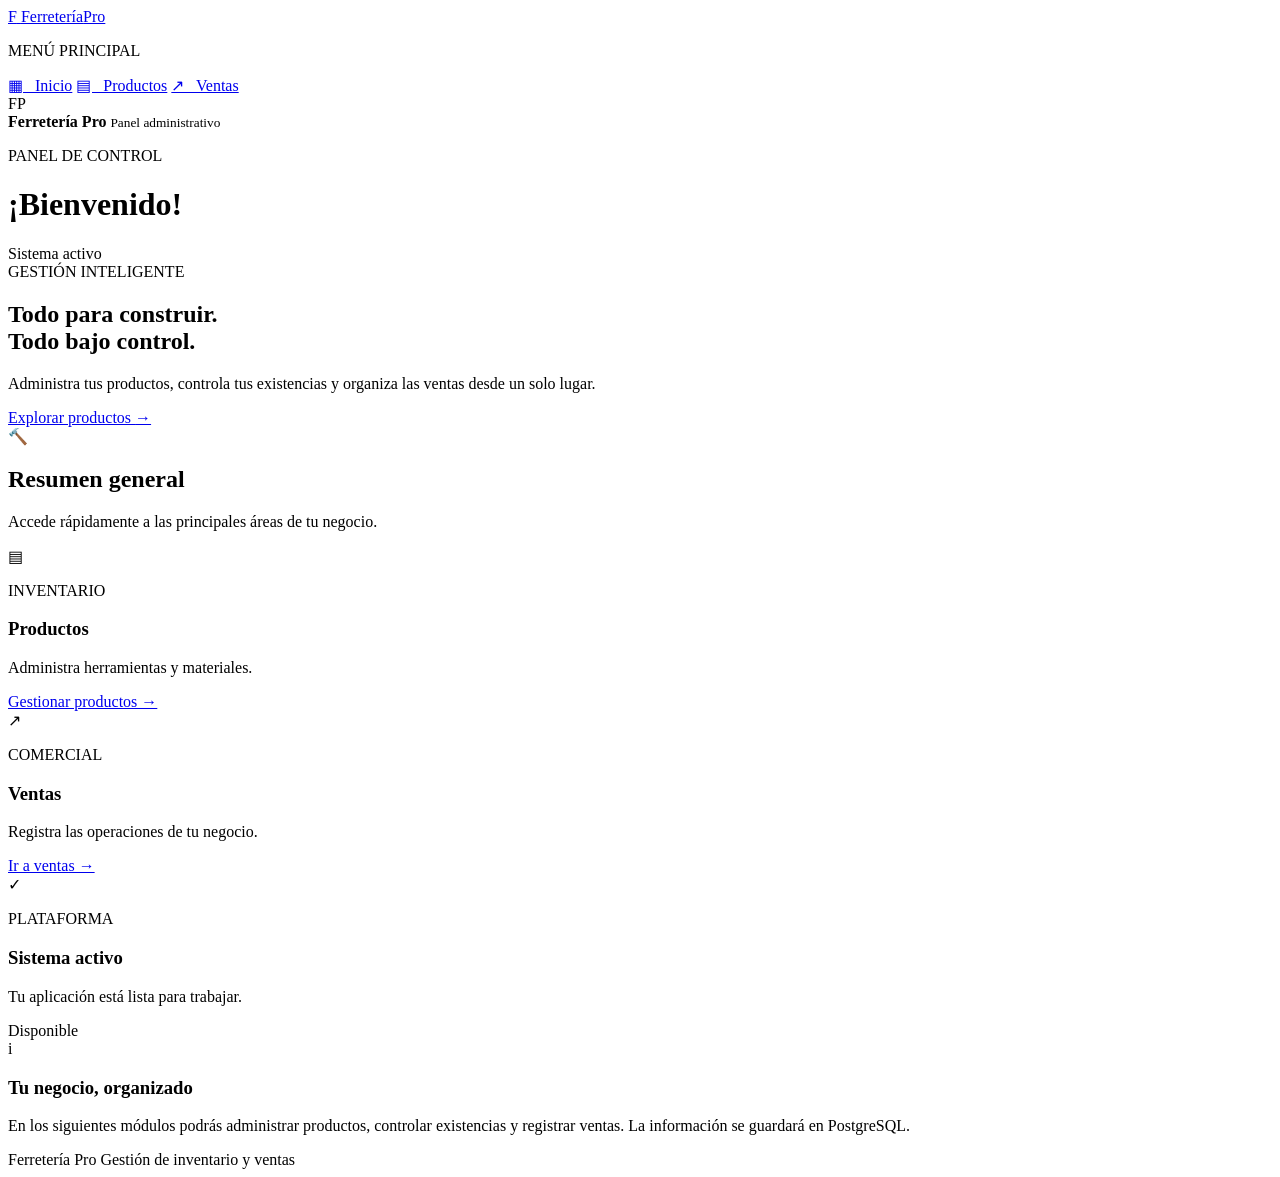
<file: src/main/resources/templates/index.html>
<!DOCTYPE html>
<html lang="es" xmlns:th="http://www.thymeleaf.org">
<head>
    <meta charset="UTF-8">
    <meta name="viewport" content="width=device-width, initial-scale=1.0">
    <title>Inicio | Ferretería Pro</title>
    <link rel="stylesheet" th:href="@{/css/styles.css}">
</head>
<body>

<div class="app-layout">

    <aside class="sidebar">
        <a href="/" class="brand">
            <span class="brand-icon">F</span>
            <span>Ferretería<span class="brand-light">Pro</span></span>
        </a>

        <p class="menu-label">MENÚ PRINCIPAL</p>

        <nav class="navigation">
            <a href="/" class="nav-link active">▦ &nbsp; Inicio</a>
            <a href="/productos" class="nav-link">▤ &nbsp; Productos</a>
            <a href="/ventas" class="nav-link">↗ &nbsp; Ventas</a>
        </nav>

        <div class="sidebar-bottom">
            <div class="store-avatar">FP</div>
            <div>
                <strong>Ferretería Pro</strong>
                <small>Panel administrativo</small>
            </div>
        </div>
    </aside>

    <main class="main-content">

        <header class="topbar">
            <div>
                <p class="eyebrow">PANEL DE CONTROL</p>
                <h1>¡Bienvenido!</h1>
            </div>
            <span class="status"><span></span> Sistema activo</span>
        </header>

        <section class="welcome-banner">
            <div class="welcome-copy">
                <span class="banner-tag">GESTIÓN INTELIGENTE</span>
                <h2>Todo para construir.<br>Todo bajo control.</h2>
                <p>Administra tus productos, controla tus existencias
                    y organiza las ventas desde un solo lugar.</p>
                <a href="/productos" class="primary-button">
                    Explorar productos <span>→</span>
                </a>
            </div>

            <div class="banner-decoration">
                <div class="circle circle-one"></div>
                <div class="circle circle-two"></div>
                <div class="tool-emoji">🔨</div>
            </div>
        </section>

        <section class="section-heading">
            <h2>Resumen general</h2>
            <p>Accede rápidamente a las principales áreas de tu negocio.</p>
        </section>

        <section class="stats-grid">
            <article class="stat-card">
                <div class="stat-icon orange">▤</div>
                <p class="stat-label">INVENTARIO</p>
                <h3>Productos</h3>
                <p>Administra herramientas y materiales.</p>
                <a href="/productos" class="card-link">Gestionar productos →</a>
            </article>

            <article class="stat-card">
                <div class="stat-icon blue">↗</div>
                <p class="stat-label">COMERCIAL</p>
                <h3>Ventas</h3>
                <p>Registra las operaciones de tu negocio.</p>
                <a href="/ventas" class="card-link">Ir a ventas →</a>
            </article>

            <article class="stat-card">
                <div class="stat-icon green">✓</div>
                <p class="stat-label">PLATAFORMA</p>
                <h3>Sistema activo</h3>
                <p>Tu aplicación está lista para trabajar.</p>
                <span class="availability">Disponible</span>
            </article>
        </section>

        <section class="info-panel">
            <div class="info-symbol">i</div>
            <div>
                <h3>Tu negocio, organizado</h3>
                <p>En los siguientes módulos podrás administrar
                    productos, controlar existencias y registrar ventas.
                    La información se guardará en PostgreSQL.</p>
            </div>
        </section>

        <footer>
            <span>Ferretería Pro</span>
            <span>Gestión de inventario y ventas</span>
        </footer>

    </main>
</div>

</body>
</html>
</file>
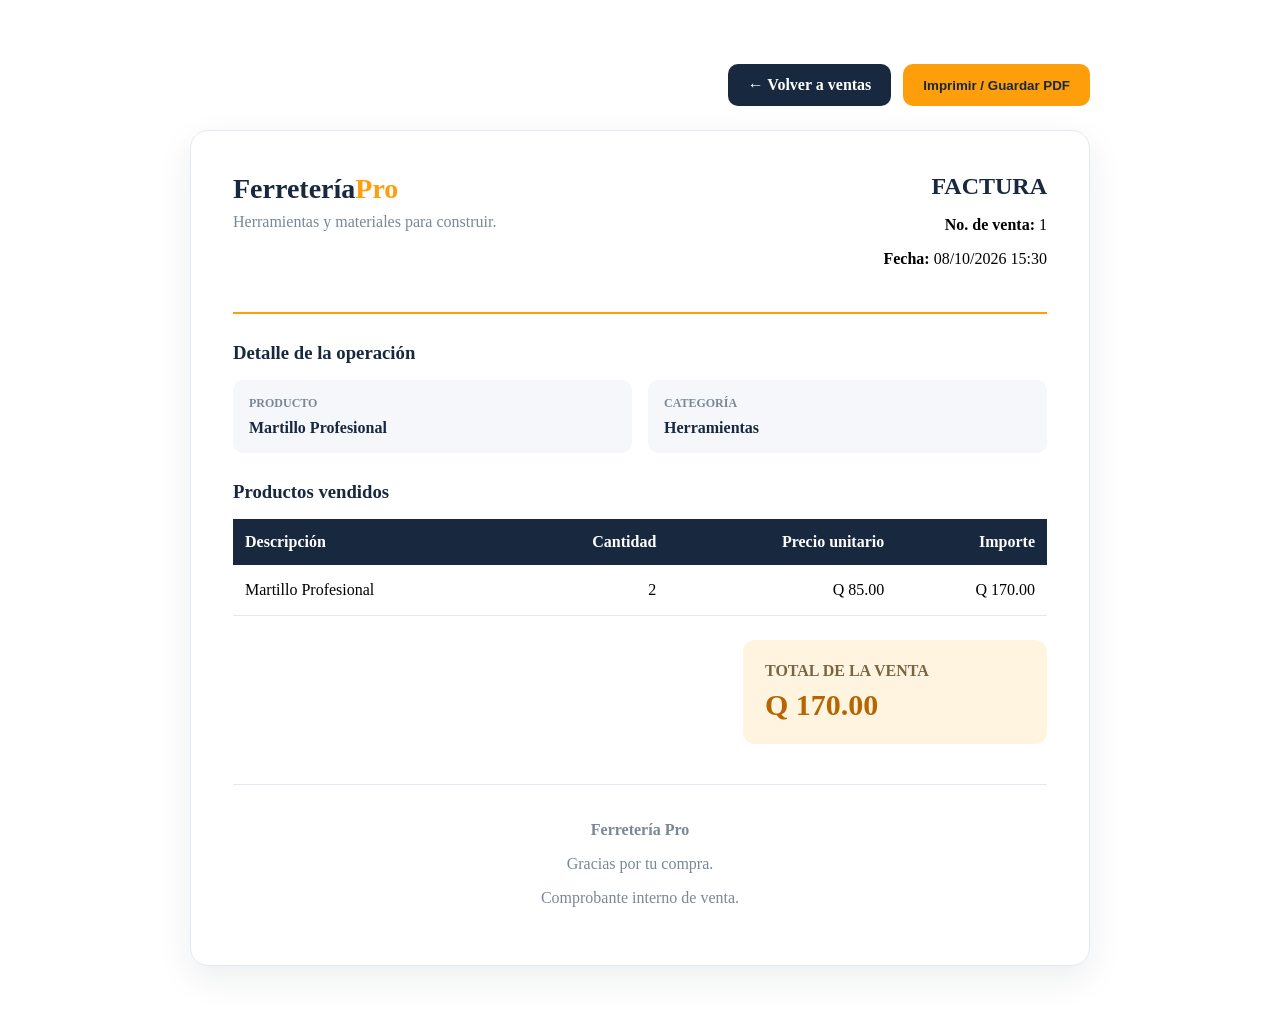
<file: src/main/resources/templates/factura.html>
<!DOCTYPE html>
<html lang="es" xmlns:th="http://www.thymeleaf.org">
<head>
    <meta charset="UTF-8">
    <meta name="viewport" content="width=device-width, initial-scale=1.0">

    <title>Factura | Ferretería Pro</title>

    <link rel="stylesheet" th:href="@{/css/styles.css}">

    <style>
        .invoice-page {
            max-width: 900px;
            margin: 40px auto;
            padding: 24px;
        }

        .invoice-actions {
            display: flex;
            justify-content: flex-end;
            gap: 12px;
            margin-bottom: 24px;
        }

        .invoice-button {
            display: inline-flex;
            align-items: center;
            justify-content: center;
            padding: 12px 20px;
            border: 0;
            border-radius: 10px;
            background: #17283f;
            color: white;
            font-weight: 700;
            text-decoration: none;
            cursor: pointer;
        }

        .invoice-button.primary {
            background: #ff9e0b;
            color: #17283f;
        }

        .invoice-card {
            background: white;
            border: 1px solid #e4eaf2;
            border-radius: 18px;
            padding: 42px;
            box-shadow: 0 12px 35px rgba(23, 40, 63, 0.08);
        }

        .invoice-header {
            display: flex;
            justify-content: space-between;
            gap: 24px;
            padding-bottom: 28px;
            border-bottom: 2px solid #ff9e0b;
        }

        .invoice-brand {
            color: #17283f;
            font-size: 28px;
            font-weight: 800;
            margin: 0;
        }

        .invoice-brand span {
            color: #ff9e0b;
        }

        .invoice-subtitle {
            color: #788897;
            margin-top: 8px;
        }

        .invoice-number {
            text-align: right;
        }

        .invoice-number h2 {
            color: #17283f;
            margin: 0 0 8px;
        }

        .invoice-section {
            margin-top: 28px;
        }

        .invoice-section h3 {
            color: #17283f;
            margin-bottom: 16px;
        }

        .invoice-info {
            display: grid;
            grid-template-columns: repeat(2, minmax(0, 1fr));
            gap: 16px;
        }

        .invoice-info-item {
            padding: 16px;
            background: #f5f7fb;
            border-radius: 10px;
        }

        .invoice-label {
            display: block;
            color: #788897;
            font-size: 12px;
            font-weight: 700;
            text-transform: uppercase;
            margin-bottom: 8px;
        }

        .invoice-value {
            color: #17283f;
            font-weight: 700;
            overflow-wrap: anywhere;
        }

        .invoice-table {
            width: 100%;
            border-collapse: collapse;
            margin-top: 16px;
        }

        .invoice-table th {
            background: #17283f;
            color: white;
            text-align: left;
            padding: 14px 12px;
        }

        .invoice-table td {
            padding: 16px 12px;
            border-bottom: 1px solid #e4eaf2;
        }

        .invoice-table .number {
            text-align: right;
            white-space: nowrap;
        }

        .invoice-total {
            display: flex;
            justify-content: flex-end;
            margin-top: 24px;
        }

        .invoice-total-box {
            min-width: 260px;
            padding: 22px;
            background: #fff4df;
            border-radius: 12px;
        }

        .invoice-total-label {
            color: #7b6540;
            font-weight: 700;
        }

        .invoice-total-value {
            display: block;
            margin-top: 8px;
            color: #b76500;
            font-size: 30px;
            font-weight: 800;
        }

        .invoice-footer {
            margin-top: 40px;
            padding-top: 20px;
            border-top: 1px solid #e4eaf2;
            text-align: center;
            color: #788897;
        }

        @media (max-width: 600px) {
            .invoice-page {
                padding: 12px;
                margin: 12px auto;
            }

            .invoice-card {
                padding: 20px;
            }

            .invoice-header {
                flex-direction: column;
            }

            .invoice-number {
                text-align: left;
            }

            .invoice-info {
                grid-template-columns: 1fr;
            }

            .invoice-table {
                font-size: 12px;
            }

            .invoice-table th,
            .invoice-table td {
                padding: 9px 5px;
            }

            .invoice-total-value {
                font-size: 24px;
            }
        }

        @media print {
            @page {
                size: A4;
                margin: 15mm;
            }

            body {
                background: white !important;
                margin: 0 !important;
                color: #17283f !important;
                print-color-adjust: exact;
                -webkit-print-color-adjust: exact;
            }

            .invoice-page {
                max-width: none;
                margin: 0;
                padding: 0;
            }

            .invoice-actions {
                display: none !important;
            }

            .invoice-card {
                border: none;
                border-radius: 0;
                box-shadow: none;
                padding: 0;
            }

            .invoice-section,
            .invoice-header,
            .invoice-total {
                break-inside: avoid;
            }

            .invoice-table {
                break-inside: avoid;
            }
        }
    </style>
</head>

<body>

<main class="invoice-page">

    <div class="invoice-actions">
        <a class="invoice-button"
           th:href="@{/ventas}">
            ← Volver a ventas
        </a>

        <button class="invoice-button primary"
                type="button"
                onclick="window.print()">
            Imprimir / Guardar PDF
        </button>
    </div>

    <article class="invoice-card">

        <header class="invoice-header">
            <div>
                <h1 class="invoice-brand">
                    Ferretería<span>Pro</span>
                </h1>

                <p class="invoice-subtitle">
                    Herramientas y materiales para construir.
                </p>
            </div>

            <div class="invoice-number">
                <h2>FACTURA</h2>

                <p>
                    <strong>No. de venta:</strong>
                    <span th:text="${venta.id}">1</span>
                </p>

                <p>
                    <strong>Fecha:</strong>
                    <span th:text="${#temporals.format(
                        venta.fecha, 'dd/MM/yyyy HH:mm')}">
                        08/10/2026 15:30
                    </span>
                </p>
            </div>
        </header>

        <section class="invoice-section">
            <h3>Detalle de la operación</h3>

            <div class="invoice-info">
                <div class="invoice-info-item">
                    <span class="invoice-label">Producto</span>
                    <span class="invoice-value"
                          th:text="${venta.producto.nombre}">
                        Martillo Profesional
                    </span>
                </div>

                <div class="invoice-info-item">
                    <span class="invoice-label">Categoría</span>
                    <span class="invoice-value"
                          th:text="${venta.producto.categoria}">
                        Herramientas
                    </span>
                </div>
            </div>
        </section>

        <section class="invoice-section">
            <h3>Productos vendidos</h3>

            <table class="invoice-table">
                <thead>
                    <tr>
                        <th>Descripción</th>
                        <th class="number">Cantidad</th>
                        <th class="number">Precio unitario</th>
                        <th class="number">Importe</th>
                    </tr>
                </thead>

                <tbody>
                    <tr>
                        <td th:text="${venta.producto.nombre}">
                            Martillo Profesional
                        </td>

                        <td class="number"
                            th:text="${venta.cantidad}">
                            2
                        </td>

                        <td class="number">
                            Q
                            <span th:text="${#numbers.formatDecimal(
                                venta.precioUnitario, 1, 2)}">
                                85.00
                            </span>
                        </td>

                        <td class="number">
                            Q
                            <span th:text="${#numbers.formatDecimal(
                                venta.total, 1, 2)}">
                                170.00
                            </span>
                        </td>
                    </tr>
                </tbody>
            </table>

            <div class="invoice-total">
                <div class="invoice-total-box">
                    <span class="invoice-total-label">
                        TOTAL DE LA VENTA
                    </span>

                    <strong class="invoice-total-value">
                        Q
                        <span th:text="${#numbers.formatDecimal(
                            venta.total, 1, 2)}">
                            170.00
                        </span>
                    </strong>
                </div>
            </div>
        </section>

        <footer class="invoice-footer">
            <p><strong>Ferretería Pro</strong></p>
            <p>Gracias por tu compra.</p>
            <p>Comprobante interno de venta.</p>
        </footer>

    </article>

</main>

</body>
</html>
</file>
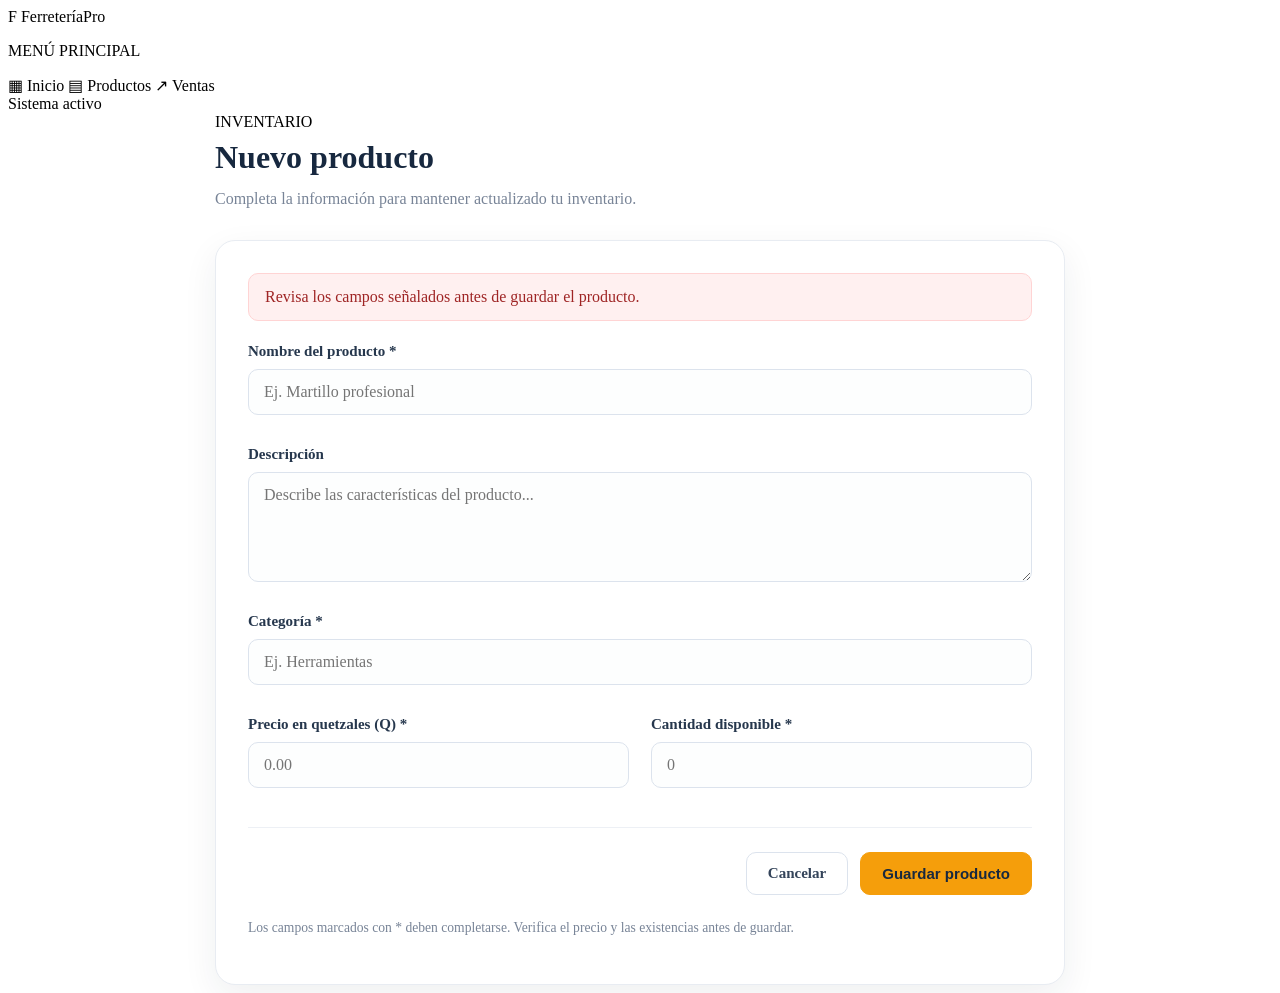
<file: src/main/resources/templates/producto-form.html>
<!DOCTYPE html>
<html lang="es" xmlns:th="http://www.thymeleaf.org">
<head>
    <meta charset="UTF-8">
    <meta name="viewport" content="width=device-width, initial-scale=1.0">
    <title th:text="${producto.id != null ? 'Editar producto' : 'Nuevo producto'} + ' | Ferretería Pro'">
        Nuevo producto | Ferretería Pro
    </title>
    <link rel="stylesheet" th:href="@{/css/styles.css}">
    <style>
        .product-form-container {
            max-width: 850px;
            margin: 0 auto;
        }

        .product-form-card {
            background: #ffffff;
            border: 1px solid #e8ecf2;
            border-radius: 20px;
            padding: 32px;
            box-shadow: 0 12px 35px rgba(23, 40, 63, 0.07);
        }

        .form-heading {
            margin-bottom: 28px;
        }

        .form-heading h1 {
            margin: 8px 0 10px;
            color: #17283f;
            font-size: 2rem;
        }

        .form-heading p {
            color: #788497;
            margin: 0;
            line-height: 1.6;
        }

        .form-grid {
            display: grid;
            grid-template-columns: repeat(2, minmax(0, 1fr));
            gap: 22px;
        }

        .form-group {
            display: flex;
            flex-direction: column;
            gap: 9px;
        }

        .form-group.full-width {
            grid-column: 1 / -1;
        }

        .form-group label {
            color: #26374d;
            font-size: 0.94rem;
            font-weight: 600;
        }

        .form-group input,
        .form-group textarea {
            width: 100%;
            box-sizing: border-box;
            padding: 13px 15px;
            border: 1px solid #dce3ed;
            border-radius: 10px;
            background: #fdfefe;
            color: #26374d;
            font: inherit;
            outline: none;
            transition: border-color 0.2s, box-shadow 0.2s;
        }

        .form-group input:focus,
        .form-group textarea:focus {
            border-color: #f59e0b;
            box-shadow: 0 0 0 4px rgba(245, 158, 11, 0.13);
        }

        .form-group textarea {
            min-height: 110px;
            resize: vertical;
        }

        .field-error {
            color: #c62828;
            font-size: 0.85rem;
        }

        .form-actions {
            display: flex;
            justify-content: flex-end;
            align-items: center;
            gap: 12px;
            margin-top: 30px;
            padding-top: 24px;
            border-top: 1px solid #edf0f5;
        }

        .btn-form {
            display: inline-flex;
            align-items: center;
            justify-content: center;
            padding: 12px 21px;
            border-radius: 10px;
            font-size: 0.94rem;
            font-weight: 700;
            text-decoration: none;
            cursor: pointer;
            transition: transform 0.2s, background 0.2s;
        }

        .btn-cancel {
            border: 1px solid #dce3ed;
            color: #34445a;
            background: #ffffff;
        }

        .btn-save {
            border: 1px solid #f59e0b;
            background: #f59e0b;
            color: #17283f;
        }

        .btn-form:hover {
            transform: translateY(-1px);
        }

        .btn-save:hover {
            background: #e99100;
        }

        .alert-error {
            margin-bottom: 22px;
            padding: 14px 16px;
            border-radius: 10px;
            color: #9f2525;
            background: #fff0f0;
            border: 1px solid #ffd4d4;
        }

        .form-note {
            margin-top: 22px;
            color: #788497;
            font-size: 0.85rem;
            line-height: 1.6;
        }

        @media (max-width: 650px) {
            .product-form-card {
                padding: 22px;
            }

            .form-grid {
                grid-template-columns: 1fr;
            }

            .form-group.full-width {
                grid-column: auto;
            }

            .form-actions {
                flex-direction: column-reverse;
                align-items: stretch;
            }
        }
    </style>
</head>

<body>
<div class="app-layout">

    <aside class="sidebar">
        <a th:href="@{/}" class="brand">
            <span class="brand-icon">F</span>
            <span>Ferretería<span class="brand-light">Pro</span></span>
        </a>

        <p class="menu-label">MENÚ PRINCIPAL</p>

        <nav class="sidebar-nav">
            <a th:href="@{/}" class="nav-link">
                <span>▦</span> Inicio
            </a>
            <a th:href="@{/productos}" class="nav-link active">
                <span>▤</span> Productos
            </a>
            <a th:href="@{/ventas}" class="nav-link">
                <span>↗</span> Ventas
            </a>
        </nav>

        <div class="sidebar-footer">
            <span class="status-dot"></span>
            Sistema activo
        </div>
    </aside>

    <main class="main-content">
        <div class="product-form-container">

            <header class="form-heading">
                <span class="eyebrow">INVENTARIO</span>
                <h1 th:text="${producto.id != null ? 'Editar producto' : 'Nuevo producto'}">
                    Nuevo producto
                </h1>
                <p>Completa la información para mantener actualizado tu inventario.</p>
            </header>

            <section class="product-form-card">

                <div class="alert-error"
                     th:if="${#fields.hasErrors('producto.*')}">
                    Revisa los campos señalados antes de guardar el producto.
                </div>

                <form th:action="@{/productos/guardar}"
                      th:object="${producto}"
                      method="post">

                    <input type="hidden" th:field="*{id}">

                    <div class="form-grid">

                        <div class="form-group full-width">
                            <label for="nombre">Nombre del producto *</label>
                            <input id="nombre"
                                   type="text"
                                   th:field="*{nombre}"
                                   placeholder="Ej. Martillo profesional"
                                   maxlength="120"
                                   required>
                            <small class="field-error"
                                   th:if="${#fields.hasErrors('nombre')}"
                                   th:errors="*{nombre}"></small>
                        </div>

                        <div class="form-group full-width">
                            <label for="descripcion">Descripción</label>
                            <textarea id="descripcion"
                                      th:field="*{descripcion}"
                                      placeholder="Describe las características del producto..."
                                      maxlength="500"></textarea>
                            <small class="field-error"
                                   th:if="${#fields.hasErrors('descripcion')}"
                                   th:errors="*{descripcion}"></small>
                        </div>

                        <div class="form-group full-width">
                            <label for="categoria">Categoría *</label>
                            <input id="categoria"
                                   type="text"
                                   th:field="*{categoria}"
                                   placeholder="Ej. Herramientas"
                                   maxlength="100"
                                   required>
                            <small class="field-error"
                                   th:if="${#fields.hasErrors('categoria')}"
                                   th:errors="*{categoria}"></small>
                        </div>

                        <div class="form-group">
                            <label for="precio">Precio en quetzales (Q) *</label>
                            <input id="precio"
                                   type="number"
                                   th:field="*{precio}"
                                   placeholder="0.00"
                                   min="0.01"
                                   step="0.01"
                                   required>
                            <small class="field-error"
                                   th:if="${#fields.hasErrors('precio')}"
                                   th:errors="*{precio}"></small>
                        </div>

                        <div class="form-group">
                            <label for="existencias">Cantidad disponible *</label>
                            <input id="existencias"
                                   type="number"
                                   th:field="*{existencias}"
                                   placeholder="0"
                                   min="0"
                                   step="1"
                                   required>
                            <small class="field-error"
                                   th:if="${#fields.hasErrors('existencias')}"
                                   th:errors="*{existencias}"></small>
                        </div>

                    </div>

                    <div class="form-actions">
                        <a th:href="@{/productos}" class="btn-form btn-cancel">
                            Cancelar
                        </a>

                        <button type="submit" class="btn-form btn-save">
                            <span th:text="${producto.id != null ? 'Guardar cambios' : 'Guardar producto'}">
                                Guardar producto
                            </span>
                        </button>
                    </div>

                    <p class="form-note">
                        Los campos marcados con * deben completarse.
                        Verifica el precio y las existencias antes de guardar.
                    </p>

                </form>
            </section>

        </div>
    </main>
</div>
</body>
</html>
</file>
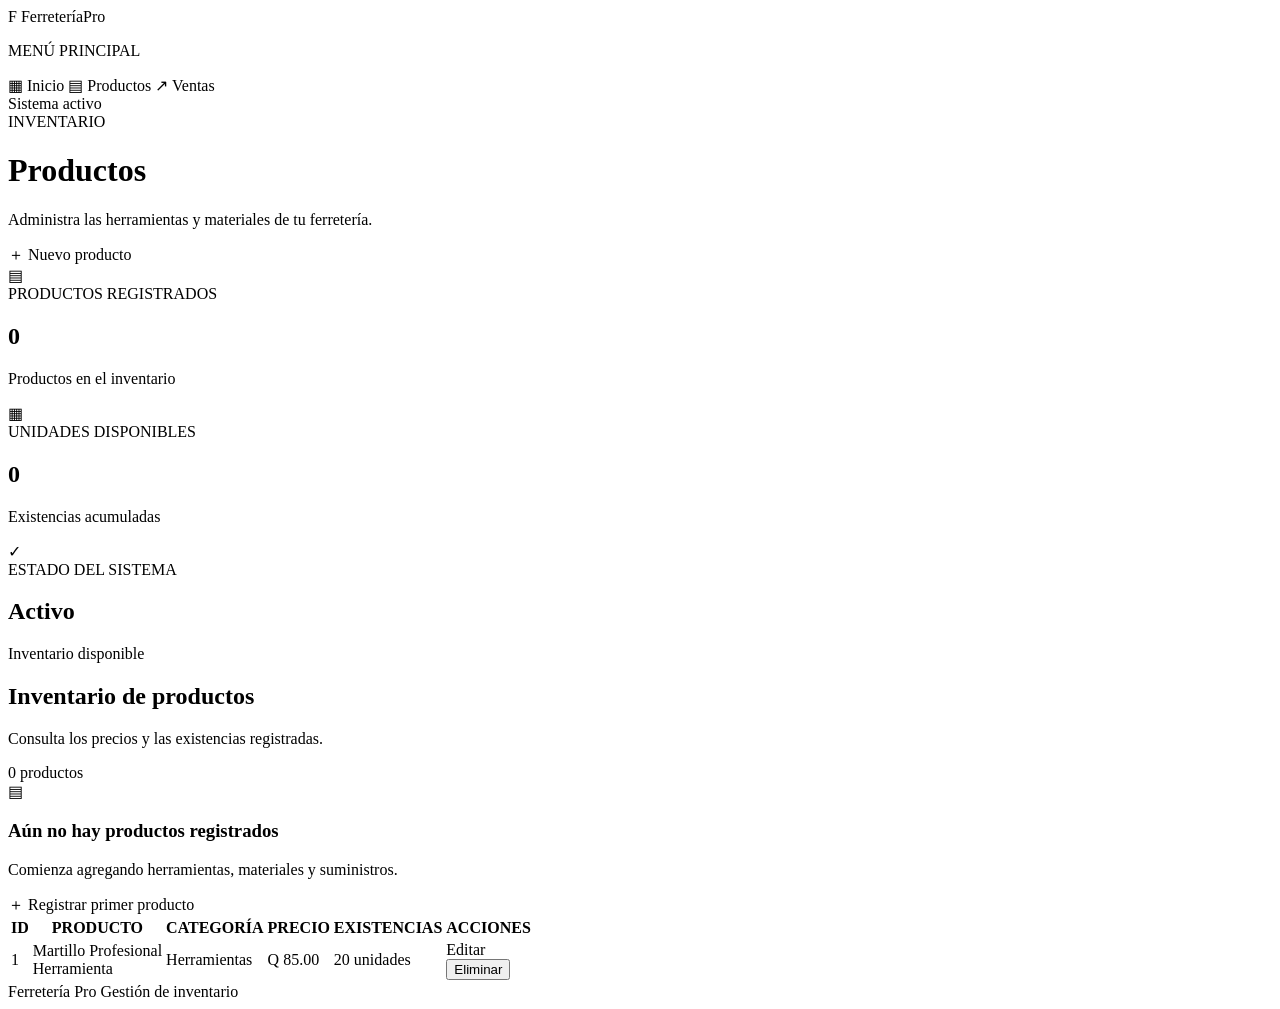
<file: src/main/resources/templates/productos.html>
<!DOCTYPE html>
<html lang="es" xmlns:th="http://www.thymeleaf.org">
<head>
    <meta charset="UTF-8">
    <meta name="viewport" content="width=device-width, initial-scale=1.0">

    <title>Productos | Ferretería Pro</title>

    <link rel="stylesheet" th:href="@{/css/styles.css}">
</head>
<body>

<div class="app-layout">

    <!-- MENÚ LATERAL -->
    <aside class="sidebar">

        <a th:href="@{/}" class="brand">
            <span class="brand-icon">F</span>
            <span>Ferretería<span class="brand-light">Pro</span></span>
        </a>

        <p class="menu-label">MENÚ PRINCIPAL</p>

        <nav class="sidebar-nav">
            <a th:href="@{/}" class="nav-link">
                <span>▦</span> Inicio
            </a>

            <a th:href="@{/productos}" class="nav-link active">
                <span>▤</span> Productos
            </a>

            <a th:href="@{/ventas}" class="nav-link">
                <span>↗</span> Ventas
            </a>
        </nav>

        <div class="sidebar-footer">
            <span class="status-dot"></span>
            Sistema activo
        </div>

    </aside>

    <!-- CONTENIDO PRINCIPAL -->
    <main class="main-content">

        <header class="page-header">
            <div>
                <span class="eyebrow">INVENTARIO</span>
                <h1>Productos</h1>
                <p class="page-description">
                    Administra las herramientas y materiales de tu ferretería.
                </p>
            </div>

            <a th:href="@{/productos/nuevo}" class="btn btn-primary">
                <span>＋</span> Nuevo producto
            </a>
        </header>

        <!-- MENSAJES -->
        <div th:if="${mensaje}" class="alert alert-success"
             th:text="${mensaje}">
        </div>

        <div th:if="${error}" class="alert alert-error"
             th:text="${error}">
        </div>

        <!-- RESUMEN -->
        <section class="stats-grid">

            <article class="stat-card">
                <div class="stat-icon stat-orange">▤</div>
                <div>
                    <span class="stat-label">PRODUCTOS REGISTRADOS</span>
                    <h2 th:text="${#lists.size(productos)}">0</h2>
                    <p>Productos en el inventario</p>
                </div>
            </article>

            <article class="stat-card">
                <div class="stat-icon stat-blue">▦</div>
                <div>
                    <span class="stat-label">UNIDADES DISPONIBLES</span>
                    <h2 th:text="${#aggregates.sum(productos.![existencias]) ?: 0}">0</h2>
                    <p>Existencias acumuladas</p>
                </div>
            </article>

            <article class="stat-card">
                <div class="stat-icon stat-green">✓</div>
                <div>
                    <span class="stat-label">ESTADO DEL SISTEMA</span>
                    <h2 class="status-text">Activo</h2>
                    <p>Inventario disponible</p>
                </div>
            </article>

        </section>

        <!-- TABLA DE PRODUCTOS -->
        <section class="content-card">

            <div class="section-heading">
                <div>
                    <h2>Inventario de productos</h2>
                    <p>Consulta los precios y las existencias registradas.</p>
                </div>

                <span class="product-counter"
                      th:text="${#lists.size(productos)} + ' productos'">
                    0 productos
                </span>
            </div>

            <!-- INVENTARIO VACÍO -->
            <div th:if="${#lists.isEmpty(productos)}" class="empty-state">

                <div class="empty-icon">▤</div>

                <h3>Aún no hay productos registrados</h3>

                <p>
                    Comienza agregando herramientas, materiales y suministros.
                </p>

                <a th:href="@{/productos/nuevo}" class="btn btn-primary">
                    ＋ Registrar primer producto
                </a>

            </div>

            <!-- INVENTARIO CON PRODUCTOS -->
            <div th:unless="${#lists.isEmpty(productos)}"
                 class="table-container">

                <table class="products-table">

                    <thead>
                    <tr>
                        <th>ID</th>
                        <th>PRODUCTO</th>
                        <th>CATEGORÍA</th>
                        <th>PRECIO</th>
                        <th>EXISTENCIAS</th>
                        <th>ACCIONES</th>
                    </tr>
                    </thead>

                    <tbody>
                    <tr th:each="producto : ${productos}">

                        <td class="id-cell"
                            th:text="${producto.id}">1</td>

                        <td>
                            <div class="product-name"
                                 th:text="${producto.nombre}">
                                Martillo Profesional
                            </div>

                            <div class="product-description"
                                 th:text="${producto.descripcion != null and !producto.descripcion.isBlank()
                                 ? producto.descripcion : 'Sin descripción'}">
                                Herramienta
                            </div>
                        </td>

                        <td>
                            <span class="category-badge"
                                  th:text="${producto.categoria}">
                                Herramientas
                            </span>
                        </td>

                        <td class="price-cell">
                            <span>Q</span>
                            <span th:text="${#numbers.formatDecimal(producto.precio, 1, 2)}">
                                85.00
                            </span>
                        </td>

                        <td>
                            <span class="stock-badge"
                                  th:classappend="${producto.existencias == 0 ? ' stock-empty' :
                                  (producto.existencias <= 5 ? ' stock-low' : '')}"
                                  th:text="${producto.existencias} + ' unidades'">
                                20 unidades
                            </span>
                        </td>

                        <td>
                            <div class="table-actions">

                                <a th:href="@{/productos/editar/{id}(id=${producto.id})}"
                                   class="btn btn-small btn-edit">
                                    Editar
                                </a>

                                <form th:action="@{/productos/eliminar/{id}(id=${producto.id})}"
                                      method="post"
                                      onsubmit="return confirm('¿Estás segura de eliminar este producto?');">

                                    <button type="submit"
                                            class="btn btn-small btn-delete">
                                        Eliminar
                                    </button>

                                </form>

                            </div>
                        </td>

                    </tr>
                    </tbody>

                </table>

            </div>

        </section>

        <footer class="page-footer">
            <span>Ferretería Pro</span>
            <span>Gestión de inventario</span>
        </footer>

    </main>

</div>

</body>
</html>
</file>
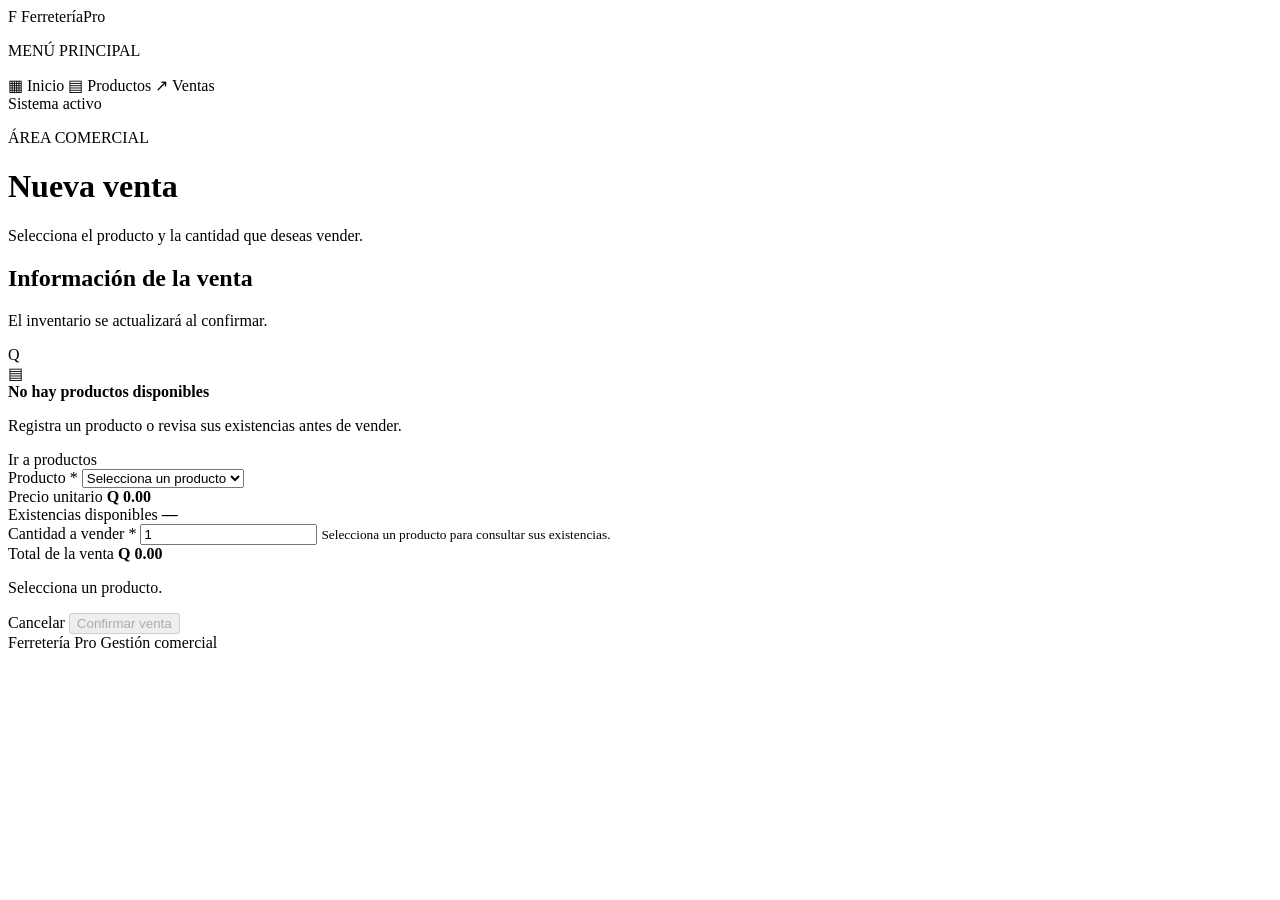
<file: src/main/resources/templates/venta-form.html>
<!DOCTYPE html>
<html lang="es" xmlns:th="http://www.thymeleaf.org">
<head>
    <meta charset="UTF-8">
    <meta name="viewport" content="width=device-width, initial-scale=1.0">
    <title>Nueva venta | Ferretería Pro</title>
    <link rel="stylesheet" th:href="@{/css/styles.css}">
    <link rel="stylesheet" th:href="@{/css/ventas.css}">
</head>
<body>

<div class="app-layout">

    <aside class="sidebar">
        <a th:href="@{/}" class="brand">
            <span class="brand-icon">F</span>
            <span>Ferretería<span class="brand-light">Pro</span></span>
        </a>

        <p class="menu-label">MENÚ PRINCIPAL</p>

        <nav class="sidebar-nav">
            <a th:href="@{/}" class="nav-link">
                <span>▦</span> Inicio
            </a>
            <a th:href="@{/productos}" class="nav-link">
                <span>▤</span> Productos
            </a>
            <a th:href="@{/ventas}" class="nav-link active">
                <span>↗</span> Ventas
            </a>
        </nav>

        <div class="sidebar-footer">
            <span class="status-dot"></span> Sistema activo
        </div>
    </aside>

    <main class="main-content">

        <p class="eyebrow">ÁREA COMERCIAL</p>
        <h1>Nueva venta</h1>
        <p class="page-description">
            Selecciona el producto y la cantidad que deseas vender.
        </p>

        <div th:if="${error}" class="alert-error"
             th:text="${error}"></div>

        <section class="content-card sale-form-card">

            <div class="section-heading">
                <div>
                    <h2>Información de la venta</h2>
                    <p>El inventario se actualizará al confirmar.</p>
                </div>
                <span class="form-icon">Q</span>
            </div>

            <div th:if="${#lists.isEmpty(productos)}" class="empty-state">
                <div class="empty-icon">▤</div>
                <strong>No hay productos disponibles</strong>
                <p>Registra un producto o revisa sus existencias antes de vender.</p>
                <a th:href="@{/productos/nuevo}" class="btn btn-primary">
                    Ir a productos
                </a>
            </div>

            <form th:unless="${#lists.isEmpty(productos)}"
                  th:action="@{/ventas/guardar}"
                  method="post"
                  class="sale-form">

                <div class="form-group">
                    <label for="productoId">Producto *</label>

                    <select id="productoId" name="productoId" required>
                        <option value="" disabled selected>
                            Selecciona un producto
                        </option>

                        <option th:each="producto : ${productos}"
                                th:value="${producto.id}"
                                th:attr="data-precio=${producto.precio},
                                         data-existencias=${producto.existencias}"
                                th:text="${producto.nombre
                                    + ' — Q '
                                    + #numbers.formatDecimal(
                                        producto.precio, 1, 'COMMA', 2, 'POINT')
                                    + ' — Disponibles: '
                                    + producto.existencias}">
                            Martillo Profesional
                        </option>
                    </select>
                </div>

                <div class="product-info-panel">
                    <div>
                        <span>Precio unitario</span>
                        <strong id="precioUnitario">Q 0.00</strong>
                    </div>
                    <div>
                        <span>Existencias disponibles</span>
                        <strong id="existencias">—</strong>
                    </div>
                </div>

                <div class="form-group">
                    <label for="cantidad">Cantidad a vender *</label>
                    <input id="cantidad"
                           name="cantidad"
                           type="number"
                           min="1"
                           step="1"
                           value="1"
                           required>
                    <small id="ayudaCantidad">
                        Selecciona un producto para consultar sus existencias.
                    </small>
                </div>

                <div class="sale-total-panel">
                    <span>Total de la venta</span>
                    <strong id="totalVenta">Q 0.00</strong>
                </div>

                <p id="mensajeValidacion"
                   class="validation-message"
                   role="alert"
                   aria-live="polite"></p>

                <div class="form-actions">
                    <a th:href="@{/ventas}" class="btn btn-secondary">
                        Cancelar
                    </a>
                    <button id="btnGuardar"
                            type="submit"
                            class="btn btn-primary">
                        Confirmar venta
                    </button>
                </div>

            </form>
        </section>

        <footer class="page-footer">
            <span>Ferretería Pro</span>
            <span>Gestión comercial</span>
        </footer>

    </main>
</div>

<script>
    const selectorProducto = document.getElementById("productoId");
    const campoCantidad = document.getElementById("cantidad");
    const precioUnitario = document.getElementById("precioUnitario");
    const existencias = document.getElementById("existencias");
    const totalVenta = document.getElementById("totalVenta");
    const mensajeValidacion = document.getElementById("mensajeValidacion");
    const btnGuardar = document.getElementById("btnGuardar");
    const formulario = document.querySelector(".sale-form");

    let precioActual = 0;
    let existenciasActuales = 0;

    function formatoQuetzales(valor) {
        return "Q " + valor.toLocaleString("es-GT", {
            minimumFractionDigits: 2,
            maximumFractionDigits: 2
        });
    }

    function actualizarCalculo() {
        if (!selectorProducto || !campoCantidad) {
            return;
        }

        const cantidad = Number(campoCantidad.value);
        const total = precioActual * cantidad;

        totalVenta.textContent = formatoQuetzales(
            Number.isFinite(total) ? total : 0
        );

        let mensaje = "";

        if (!selectorProducto.value) {
            mensaje = "Selecciona un producto.";
        } else if (!Number.isInteger(cantidad) || cantidad < 1) {
            mensaje = "La cantidad debe ser un número entero mayor que cero.";
        } else if (cantidad > existenciasActuales) {
            mensaje = "No hay suficientes unidades disponibles.";
        }

        mensajeValidacion.textContent = mensaje;

        if (btnGuardar) {
            btnGuardar.disabled = mensaje !== "";
        }
    }

    function actualizarProducto() {
        const opcion = selectorProducto.selectedOptions[0];

        if (!opcion || !selectorProducto.value) {
            precioActual = 0;
            existenciasActuales = 0;
            precioUnitario.textContent = formatoQuetzales(0);
            existencias.textContent = "—";
            actualizarCalculo();
            return;
        }

        precioActual = Number(opcion.dataset.precio);
        existenciasActuales = Number(opcion.dataset.existencias);

        precioUnitario.textContent = formatoQuetzales(precioActual);
        existencias.textContent = existenciasActuales + " unidades";

        campoCantidad.max = existenciasActuales;

        document.getElementById("ayudaCantidad").textContent =
            "Puedes vender entre 1 y " + existenciasActuales + " unidades.";

        actualizarCalculo();
    }

    if (selectorProducto) {
        selectorProducto.addEventListener("change", actualizarProducto);
    }

    if (campoCantidad) {
        campoCantidad.addEventListener("input", actualizarCalculo);
    }

    if (formulario) {
        formulario.addEventListener("submit", function(evento) {
            actualizarCalculo();

            if (mensajeValidacion.textContent !== "") {
                evento.preventDefault();
            }
        });
    }

    actualizarCalculo();
</script>

</body>
</html>
</file>
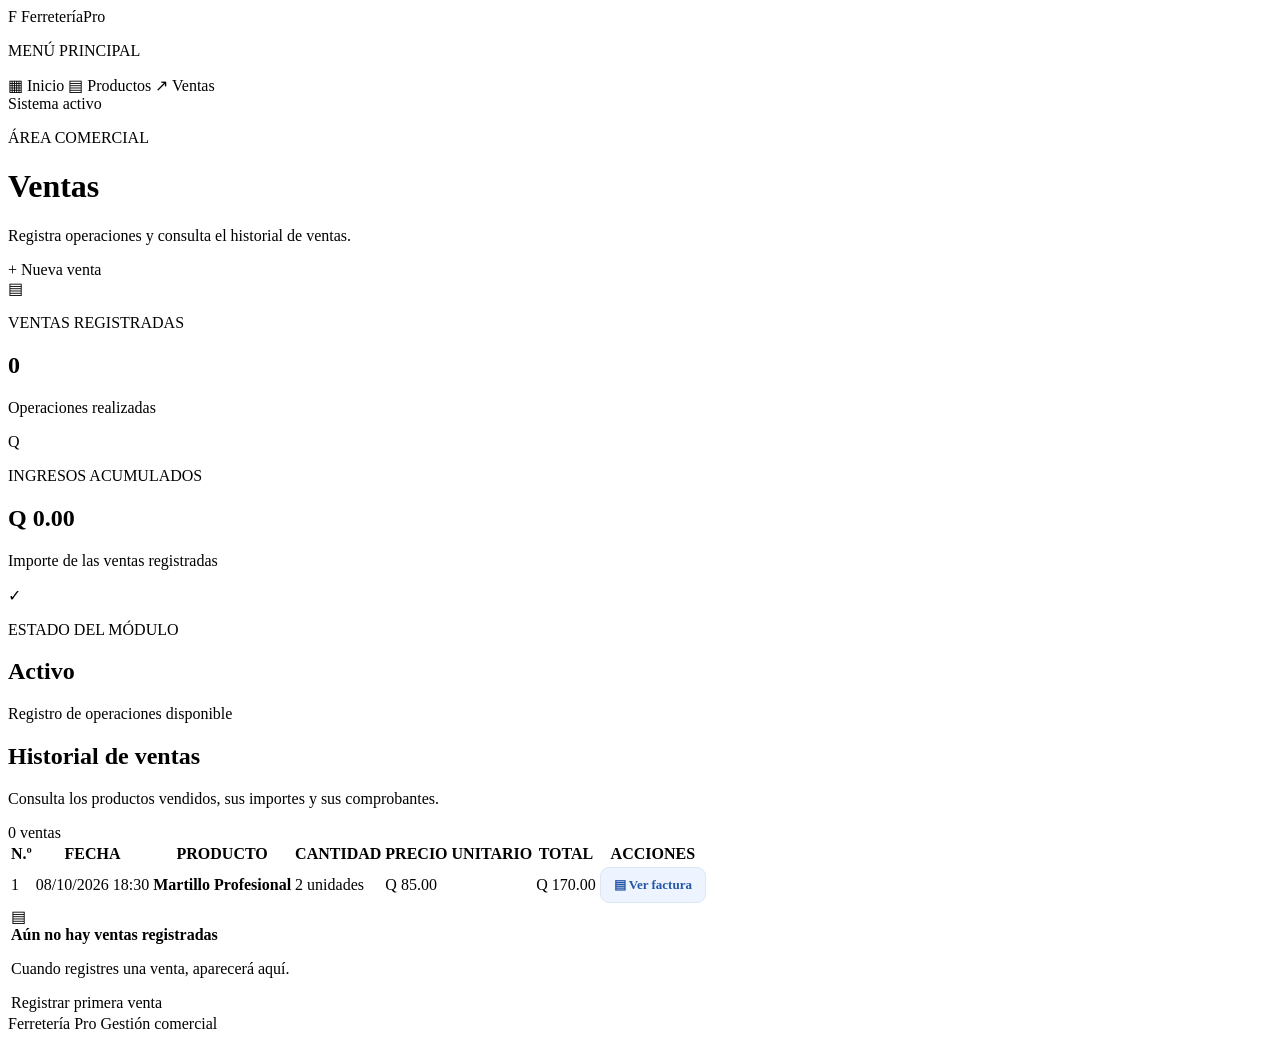
<file: src/main/resources/templates/ventas.html>
<!DOCTYPE html>
<html lang="es" xmlns:th="http://www.thymeleaf.org">
<head>
    <meta charset="UTF-8">
    <meta name="viewport" content="width=device-width, initial-scale=1.0">
    <title>Ventas | Ferretería Pro</title>

    <link rel="stylesheet" th:href="@{/css/styles.css}">
    <link rel="stylesheet" th:href="@{/css/ventas.css}">

    <style>
        .sales-actions {
            display: flex;
            flex-wrap: wrap;
            align-items: center;
            gap: 8px;
        }

        .btn-invoice {
            display: inline-flex;
            align-items: center;
            justify-content: center;
            gap: 6px;
            padding: 9px 13px;
            border: 1px solid #dce6f5;
            border-radius: 9px;
            background: #edf4ff;
            color: #2457a6;
            font-size: 13px;
            font-weight: 700;
            text-decoration: none;
            white-space: nowrap;
            transition: background 0.2s ease, transform 0.2s ease;
        }

        .btn-invoice:hover {
            background: #dceaff;
            transform: translateY(-1px);
        }

        .data-table td {
            vertical-align: middle;
        }

        @media (max-width: 900px) {
            .sales-history .table-responsive {
                overflow-x: auto;
            }

            .data-table {
                min-width: 900px;
            }
        }
    </style>
</head>

<body>

<div class="app-layout">

    <aside class="sidebar">
        <a th:href="@{/}" class="brand">
            <span class="brand-icon">F</span>
            <span>Ferretería<span class="brand-light">Pro</span></span>
        </a>

        <p class="menu-label">MENÚ PRINCIPAL</p>

        <nav class="sidebar-nav">
            <a th:href="@{/}" class="nav-link">
                <span>▦</span> Inicio
            </a>

            <a th:href="@{/productos}" class="nav-link">
                <span>▤</span> Productos
            </a>

            <a th:href="@{/ventas}" class="nav-link active">
                <span>↗</span> Ventas
            </a>
        </nav>

        <div class="sidebar-footer">
            <span class="status-dot"></span> Sistema activo
        </div>
    </aside>

    <main class="main-content">

        <div class="page-heading">
            <div>
                <p class="eyebrow">ÁREA COMERCIAL</p>
                <h1>Ventas</h1>

                <p class="page-description">
                    Registra operaciones y consulta el historial de ventas.
                </p>
            </div>

            <a th:href="@{/ventas/nueva}" class="btn btn-primary">
                + Nueva venta
            </a>
        </div>

        <div th:if="${mensaje}"
             class="alert-success"
             th:text="${mensaje}">
        </div>

        <div th:if="${error}"
             class="alert-error"
             th:text="${error}">
        </div>

        <section class="stats-grid">

            <article class="stat-card">
                <div class="stat-icon orange">▤</div>

                <p class="stat-label">VENTAS REGISTRADAS</p>

                <h2 th:text="${totalVentas}">0</h2>

                <p class="stat-description">
                    Operaciones realizadas
                </p>
            </article>

            <article class="stat-card">
                <div class="stat-icon blue">Q</div>

                <p class="stat-label">INGRESOS ACUMULADOS</p>

                <h2>
                    Q
                    <span th:text="${#numbers.formatDecimal(
                        totalRecaudado, 1, 'COMMA', 2, 'POINT')}">
                        0.00
                    </span>
                </h2>

                <p class="stat-description">
                    Importe de las ventas registradas
                </p>
            </article>

            <article class="stat-card">
                <div class="stat-icon green">✓</div>

                <p class="stat-label">ESTADO DEL MÓDULO</p>

                <h2 class="status-active">Activo</h2>

                <p class="stat-description">
                    Registro de operaciones disponible
                </p>
            </article>

        </section>

        <section class="content-card sales-history">

            <div class="section-heading">
                <div>
                    <h2>Historial de ventas</h2>

                    <p>
                        Consulta los productos vendidos, sus importes
                        y sus comprobantes.
                    </p>
                </div>

                <span class="count-badge"
                      th:text="${totalVentas} + ' ventas'">
                    0 ventas
                </span>
            </div>

            <div class="table-responsive">

                <table class="data-table">

                    <thead>
                    <tr>
                        <th>N.º</th>
                        <th>FECHA</th>
                        <th>PRODUCTO</th>
                        <th>CANTIDAD</th>
                        <th>PRECIO UNITARIO</th>
                        <th>TOTAL</th>
                        <th>ACCIONES</th>
                    </tr>
                    </thead>

                    <tbody>

                    <tr th:each="venta : ${ventas}">

                        <td th:text="${venta.id}">
                            1
                        </td>

                        <td th:text="${#temporals.format(
                            venta.fecha, 'dd/MM/yyyy HH:mm')}">
                            08/10/2026 18:30
                        </td>

                        <td>
                            <strong th:text="${venta.producto.nombre}">
                                Martillo Profesional
                            </strong>
                        </td>

                        <td>
                            <span class="quantity-badge"
                                  th:text="${venta.cantidad} + ' unidades'">
                                2 unidades
                            </span>
                        </td>

                        <td>
                            Q
                            <span th:text="${#numbers.formatDecimal(
                                venta.precioUnitario,
                                1, 'COMMA', 2, 'POINT')}">
                                85.00
                            </span>
                        </td>

                        <td class="total-cell">
                            Q
                            <span th:text="${#numbers.formatDecimal(
                                venta.total,
                                1, 'COMMA', 2, 'POINT')}">
                                170.00
                            </span>
                        </td>

                        <td>
                            <div class="sales-actions">
                                <a class="btn-invoice"
                                   th:href="@{/ventas/{id}/factura(id=${venta.id})}"
                                   title="Consultar e imprimir la factura">
                                    ▤ Ver factura
                                </a>
                            </div>
                        </td>

                    </tr>

                    <tr th:if="${#lists.isEmpty(ventas)}">

                        <td colspan="7" class="empty-state">

                            <div class="empty-icon">▤</div>

                            <strong>
                                Aún no hay ventas registradas
                            </strong>

                            <p>
                                Cuando registres una venta,
                                aparecerá aquí.
                            </p>

                            <a th:href="@{/ventas/nueva}"
                               class="btn btn-primary">
                                Registrar primera venta
                            </a>

                        </td>

                    </tr>

                    </tbody>

                </table>

            </div>

        </section>

        <footer class="page-footer">
            <span>Ferretería Pro</span>
            <span>Gestión comercial</span>
        </footer>

    </main>

</div>

</body>
</html>
</file>
